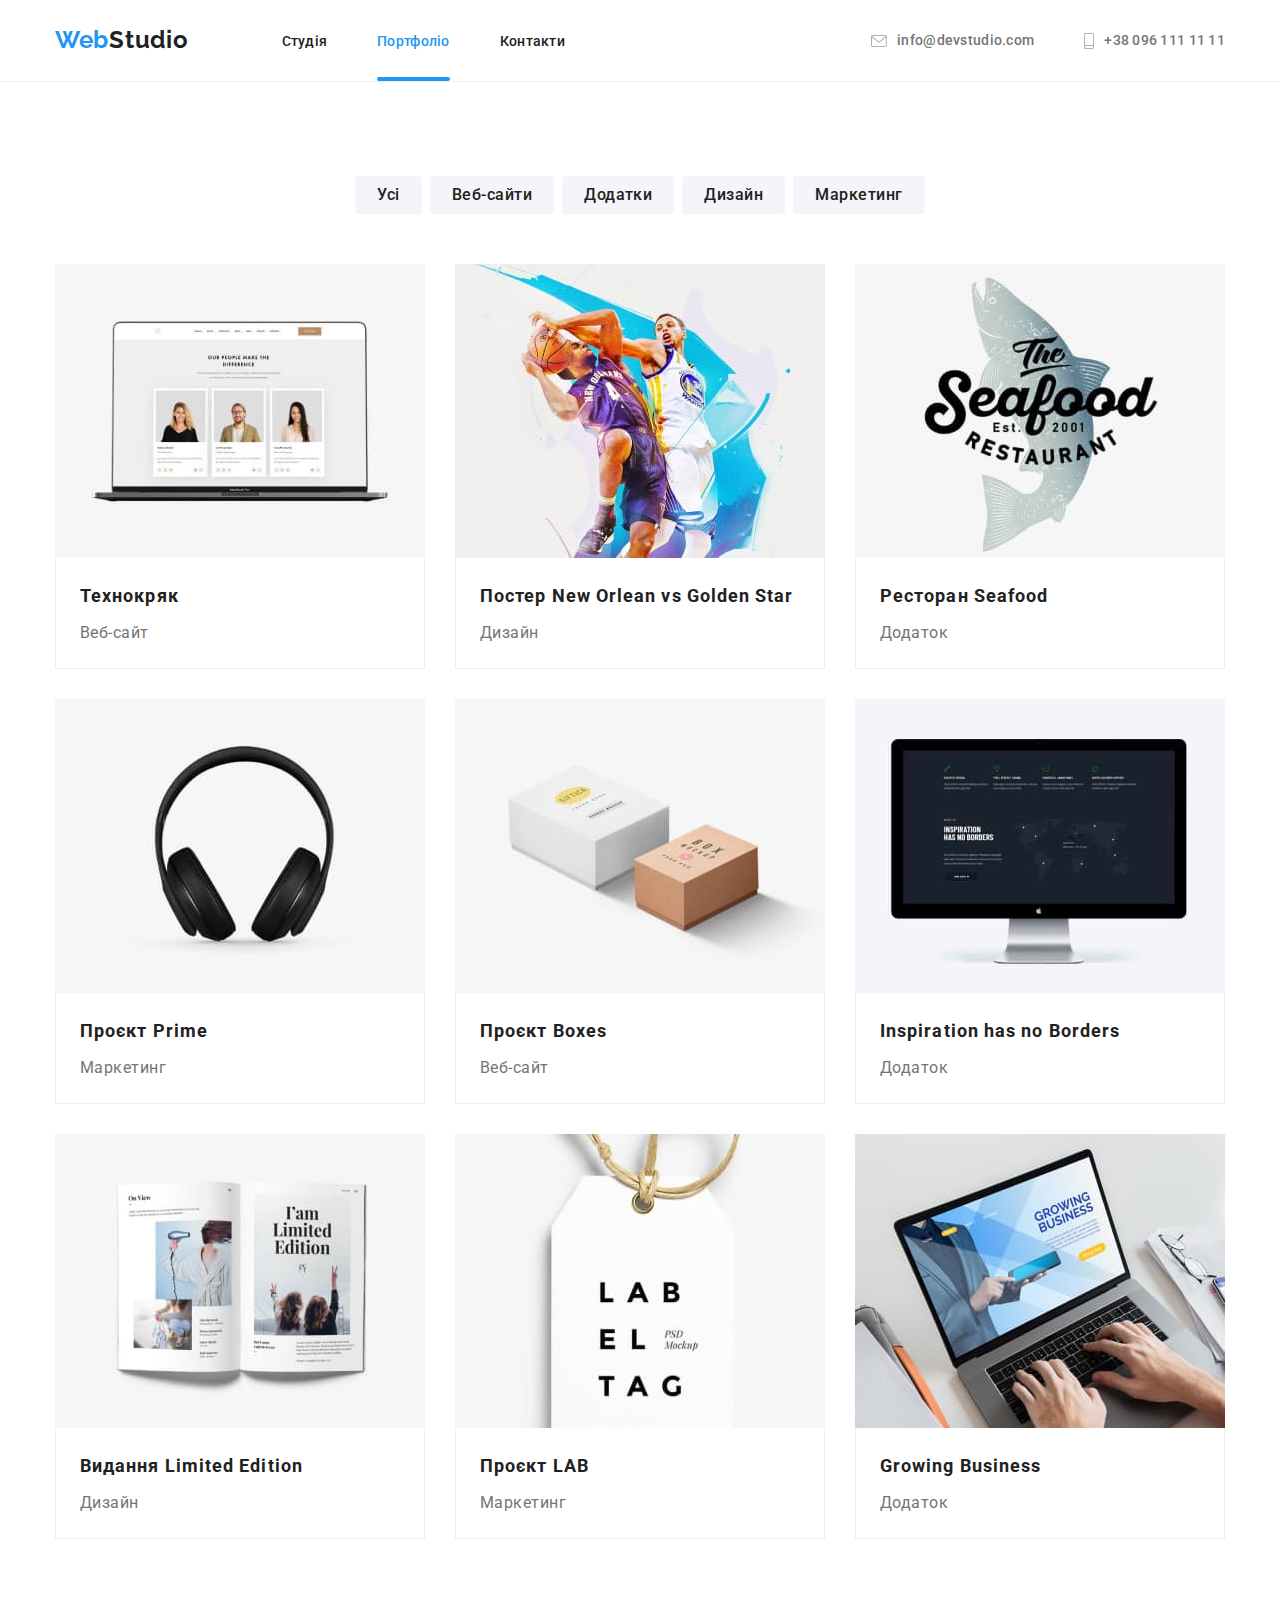
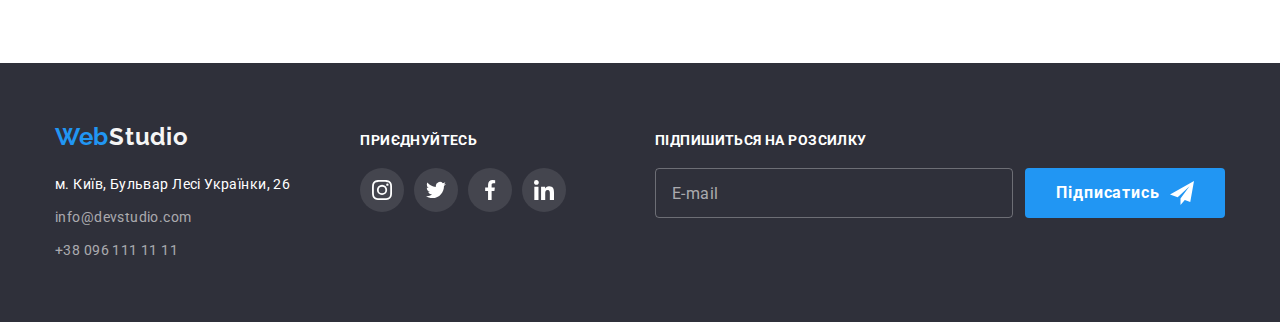
<file: portfolio.html>
<!DOCTYPE html>
<html lang="en">
<head>
    <meta charset="UTF-8">
    <meta http-equiv="X-UA-Compatible" content="IE=edge">
    <meta name="viewport" content="width=device-width, initial-scale=1.0">
    <link rel="preconnect" href="https://fonts.googleapis.com">
    <link rel="preconnect" href="https://fonts.gstatic.com" crossorigin>
    <link href="https://fonts.googleapis.com/css2?family=Raleway:wght@700&family=Roboto:wght@400;500;700;900&display=swap"
     rel="stylesheet">
    <title>Портфоліо</title>
        <link rel="stylesheet" href="https://cdnjs.cloudflare.com/ajax/libs/modern-normalize/1.1.0/modern-normalize.min.css">
    <link rel="stylesheet" href="./css/main.min.css">

</head>
<body class="page">
    <!-- HEADER -->
    <header class="header">
        <div class="container main-header">
            <nav class="nav-list">
                <a href="" class="logo">
                    <span class="logo-color">Web</span>Studio </a>
                <ul class="site-nav list">
    <li class="site-nav__item"><a href="./index.html" class="site-nav__link">Студія</a></li>
    <li class="site-nav__item"><a href="" class="site-nav__link current">Портфоліо</a></li>
    <li class="site-nav__item"><a href="" class="site-nav__link">Контакти</a></li>
</ul>
</nav>

<ul class="contacts list">

    <li class="contacts__item">
        <a href="mailto:info@devstudio.com" class="contacts__link link"><svg class="phone icon" width="16" height="12">
                <use href="./image/icons.svg#phone"></use>
            </svg>info@devstudio.com</a>
    </li>
    
    <li class="contacts__item">
        <a href="tel:+380961111111" class="contacts__link link"><svg class="phone icon" width="10" height="16">
                <use href="./image/icons.svg#smartphone"></use>
            </svg>+38 096 111 11 11</a>
    </li>
</ul>
</div>
</header>
    
    <main>
        <section class="section portfolio">
                        <div class="container">
    <h1 class="visually-hidden">Наші переваги</h1>
        <ul class="projects list">
        <li class="item"><button class="projects-button button" type="button">Усі</button></li>
        <li class="item"><button class="projects-button button" type="button">Веб-сайти</button></li>
        <li class="item"><button class="projects-button button" type="button">Додатки</button></li>
        <li class="item"><button class="projects-button button" type="button">Дизайн</button></li>
        <li class="item"><button class="projects-button button" type="button">Маркетинг</button></li>
    </ul>

<ul class="project-list list">
<li class="item"> 
       <a class="project-item" href="">
        <div class="project-box">
         
            <img src="image/techno.jpg" alt="Технокряк" width="370" height="294">
            <div class="overlay">
            <p class="overlay-text">Ресурс пропонує комплексні пропозиції з різним рівнем функціоналу та сервісів. Все це дозволить відвідувачу отримати
            вичерпні відомості про компанію чи приватну особу.</p>
        </div>
</div>
            <div class="name-project">
    <h2 class="title-project">Технокряк</h2>
    <p class="type-project">Веб-сайт</p>

</div>
</a>

</li>
    <li class="item"> 
        <a class="project-item" href="">
            <div class="project-box">
            <img src="image/orlean.jpg" alt="Постер" width="370" height="294">
            <div class="overlay">
                <p class="overlay-text">Ресурс пропонує комплексні пропозиції з різним рівнем функціоналу та сервісів. Все це
                    дозволить відвідувачу отримати
                    вичерпні відомості про компанію чи приватну особу.</p>
            </div>
            </div>
    <div class="name-project">
    <h2 class="title-project">Постер New Orlean vs Golden Star</h2>
    <p class="type-project">Дизайн</p>

</div>
</a></li>
    <li class="item"> 
        <a class="project-item" href="">
            <div class="project-box">
            <img src="image/seafood.jpg" alt="Ресторан" width="370" height="294">
            <div class="overlay">
                <p class="overlay-text">Ресурс пропонує комплексні пропозиції з різним рівнем функціоналу та сервісів. Все це
                    дозволить відвідувачу отримати
                    вичерпні відомості про компанію чи приватну особу.</p>
            </div></div>
    <div class="name-project">
    <h2 class="title-project">Ресторан Seafood</h2>
    <p class="type-project">Додаток</p></div>
</a></li>
    <li class="item"> <a class="project-item" href="">
        <div class="project-box">
        <img src="image/prime.jpg" alt="Проєкт 1" width="370" height="294">
        <div class="overlay">
            <p class="overlay-text">Ресурс пропонує комплексні пропозиції з різним рівнем функціоналу та сервісів. Все це
                дозволить відвідувачу отримати
                вичерпні відомості про компанію чи приватну особу.</p>
        </div></div>
    <div class="name-project">
    <h2 class="title-project">Проєкт Prime</h2>
    <p class="type-project">Маркетинг</p></div>
</a></li>
    <li class="item"> <a class="project-item" href="">
        <div class="project-box">
        <img src="image/boxes.jpg" alt="Проєкт 2" width="370" height="294">
        <div class="overlay">
            <p class="overlay-text">Ресурс пропонує комплексні пропозиції з різним рівнем функціоналу та сервісів. Все це
                дозволить відвідувачу отримати
                вичерпні відомості про компанію чи приватну особу.</p>
        </div></div>
    <div class="name-project">
    <h2 class="title-project">Проєкт Boxes</h2>
    <p class="type-project">Веб-сайт</p></div>
</a></li>
    <li class="item"> <a class="project-item" href="">
        <div class="project-box">
        <img src="image/inspiration.jpg" alt="Inspiration has no Borders" width="370" height="294">
    <div class="overlay">
        <p class="overlay-text">Ресурс пропонує комплексні пропозиції з різним рівнем функціоналу та сервісів. Все це
            дозволить відвідувачу отримати
            вичерпні відомості про компанію чи приватну особу.</p>
    </div></div>
        <div class="name-project">
    <h2 class="title-project">Inspiration has no Borders</h2>
    <p class="type-project">Додаток</p></div>
</a></li>
    <li class="item"> <a class="project-item" href="">
        <div class="project-box">
        <img src="image/limited.jpg" alt="Видання" width="370" height="294">
        <div class="overlay">
            <p class="overlay-text">Ресурс пропонує комплексні пропозиції з різним рівнем функціоналу та сервісів. Все це
                дозволить відвідувачу отримати
                вичерпні відомості про компанію чи приватну особу.</p>
        </div></div>
    <div class="name-project">
    <h2 class="title-project">Видання Limited Edition</h2>
    <p class="type-project">Дизайн</p></div>
</a></li>
    <li class="item"> <a class="project-item" href="">
        <div class="project-box">
        <img src="image/lab.jpg" alt="Проєкт 3" width="370" height="294">
        <div class="overlay">
            <p class="overlay-text">Ресурс пропонує комплексні пропозиції з різним рівнем функціоналу та сервісів. Все це
                дозволить відвідувачу отримати
                вичерпні відомості про компанію чи приватну особу.</p>
        </div></div>
    <div class="name-project">
    <h2 class="title-project">Проєкт LAB</h2>
    <p class="type-project">Маркетинг</p></div>
</a></li>
    <li class="item"> <a class="project-item" href="">
        <div class="project-box">
        <img src="image/business.jpg" alt="Growing Business" width="370" height="294">
        <div class="overlay">
            <p class="overlay-text">Ресурс пропонує комплексні пропозиції з різним рівнем функціоналу та сервісів. Все це
                дозволить відвідувачу отримати
                вичерпні відомості про компанію чи приватну особу.</p>
        </div></div>
    <div class="name-project">
    <h2 class="title-project">Growing Business</h2>
    <p class="type-project">Додаток</p></div>
</a></li>
</ul>
</div>
</section>


    </main>
    <footer class="footer">
        <div class="container footer-main">
            <div class="footer-general">
                <div class="logo-address">
                    <a href="" class="logo">
                        <span class="logo-color">Web</span><span class="logo-color-name">Studio</span></a>
                    <address>
    
                        <ul class="footer-contacts list">
                            <li class="item"><a href="https://goo.gl/maps/XcFaBaofBQ11y2KW9" target="_blank"
                                    class="address link" rel="noreferrer noopener nofollow">
                                    м. Київ, Бульвар Лесі Українки, 26</a></li>
                            <li class="item"><a href="mailto:info@devstudio.com" class="link">info@devstudio.com</a></li>
                            <li class="item"><a href="tel:+380961111111" class="link">+38 096 111 11 11</a></li>
                        </ul>
                    </address>
                </div>
                <div class="social-footer">
                    <p class="footer-title">Приєднуйтесь</p>
                    <ul class="social-icons list">
                        <li>
                            <a href="" class="social-link">
                                <svg class="icon" width="20" height="20">
                                    <use href="./image/icons.svg#instagram"></use>
                                </svg>
                            </a>
                        </li>
                        <li>
                            <a href="" class="social-link">
                                <svg class="icon" width="20" height="20">
                                    <use href="./image/icons.svg#twitter"></use>
                                </svg>
                            </a>
                        </li>
                        <li><a href="" class="social-link">
                                <svg class="icon" width="20" height="20">
                                    <use href="./image/icons.svg#facebook"></use>
                                </svg>
                            </a>
                        </li>
                        <li>
                            <a href="" class="social-link">
                                <svg class="icon" width="20" height="20">
                                    <use href="./image/icons.svg#linkedin"></use>
                                </svg>
                            </a>
                        </li>
                    </ul>
                </div>
                <form class="subscribe">
                    <p class="footer-title">Підпишиться на розсилку</p>
                    <div class="form-field-footer">
                        <input type="mail" name="mail" id="mail" placeholder="E-mail" class="mail-holder" />
    
                        <button class="subscribe-button" type="submit">Підписатись
                            <svg class="submit-icon" height="24" width="24">
                                <use href="./image/icons.svg#icon-send"></use>
                            </svg>
                        </button>
                    </div>
            </div>
        </div>
        </form>
    </footer>
</body>
</html>
</file>
<file: css/main.min.css>
.visually-hidden{position:absolute;white-space:nowrap;width:1px;height:1px;overflow:hidden;border:0;padding:0;clip:rect(0 0 0 0);-webkit-clip-path:inset(50%);clip-path:inset(50%);margin:-1px}.page{color:#212121;font-family:Roboto,sans-serif}.link,.logo,.project-item{text-decoration:none}.list{padding:0;margin:0;list-style:none}.icon{fill:#afb1b8}h1,h2,h3,h4,h5,ul,p{padding:0;margin:0}img{display:block;width:100%;height:auto}.container{max-width:480px;margin:0 auto;padding-left:15px;padding-right:15px}@media screen and (min-width: 768px){.container{max-width:768px}}@media screen and (min-width: 1200px){.container{max-width:1200px}}.section{padding-top:94px;padding-bottom:94px}@media screen and (max-width: 1199px){.section{padding-top:30px;padding-bottom:30px}}@media screen and (min-width: 768px){.our-work,.our-team{display:-webkit-box;display:-ms-flexbox;display:flex}}.container{max-width:480px;margin:0 auto;padding-left:15px;padding-right:15px}@media screen and (min-width: 768px){.container{max-width:768px}}@media screen and (min-width: 1200px){.container{max-width:1200px}}.section{padding-bottom:60px}@media screen and (min-width: 1200px){.benefits{padding-bottom:94px}}.button{color:#212121;background-color:#fff;font-size:16px;font-family:inherit;cursor:pointer;text-decoration:none;text-align:center}.button.hero-button{padding:10px 32px;font-weight:700;line-height:1.875;-webkit-box-align:center;-ms-flex-align:center;align-items:center;letter-spacing:.06em;color:#f5f5f5;background-color:#2196f3;-webkit-box-shadow:0px 4px 4px rgba(0,0,0,.15);box-shadow:0px 4px 4px rgba(0,0,0,.15);border-radius:4px;border:none;-webkit-transition:background-color 250ms cubic-bezier(0.4, 0, 0.2, 1);transition:background-color 250ms cubic-bezier(0.4, 0, 0.2, 1)}.button.hero-button:focus,.button.hero-button:hover{background-color:#2196f3}.button.projects-button{padding:6px 22px;color:#212121;background-color:#f5f4fa;font-weight:500;line-height:1.625;letter-spacing:.03em;border-radius:4px;border:none;-webkit-transition:color 250ms cubic-bezier(0.4, 0, 0.2, 1),background-color 250ms cubic-bezier(0.4, 0, 0.2, 1),-webkit-filter 250ms cubic-bezier(0.4, 0, 0.2, 1);transition:color 250ms cubic-bezier(0.4, 0, 0.2, 1),background-color 250ms cubic-bezier(0.4, 0, 0.2, 1),-webkit-filter 250ms cubic-bezier(0.4, 0, 0.2, 1);transition:color 250ms cubic-bezier(0.4, 0, 0.2, 1),background-color 250ms cubic-bezier(0.4, 0, 0.2, 1),filter 250ms cubic-bezier(0.4, 0, 0.2, 1);transition:color 250ms cubic-bezier(0.4, 0, 0.2, 1),background-color 250ms cubic-bezier(0.4, 0, 0.2, 1),filter 250ms cubic-bezier(0.4, 0, 0.2, 1),-webkit-filter 250ms cubic-bezier(0.4, 0, 0.2, 1)}.button.projects-button:focus,.button.projects-button:hover{background-color:#2196f3;color:#f5f5f5;-webkit-filter:drop-shadow(0px 4px 4px rgba(0, 0, 0, 0.25));filter:drop-shadow(0px 4px 4px rgba(0, 0, 0, 0.25))}.feedback{padding:10px 52px;font-weight:700;line-height:1.875;letter-spacing:.06em;-webkit-box-align:center;-ms-flex-align:center;align-items:center;text-align:center;letter-spacing:.06em;margin:auto;color:#f5f5f5;background-color:#2196f3;-webkit-box-shadow:0px 4px 4px rgba(0,0,0,.15);box-shadow:0px 4px 4px rgba(0,0,0,.15);border-radius:4px;border:none;cursor:pointer;-webkit-transition:background-color 250ms cubic-bezier(0.4, 0, 0.2, 1),-webkit-filter 250ms cubic-bezier(0.4, 0, 0.2, 1);transition:background-color 250ms cubic-bezier(0.4, 0, 0.2, 1),-webkit-filter 250ms cubic-bezier(0.4, 0, 0.2, 1);transition:background-color 250ms cubic-bezier(0.4, 0, 0.2, 1),filter 250ms cubic-bezier(0.4, 0, 0.2, 1);transition:background-color 250ms cubic-bezier(0.4, 0, 0.2, 1),filter 250ms cubic-bezier(0.4, 0, 0.2, 1),-webkit-filter 250ms cubic-bezier(0.4, 0, 0.2, 1)}.feedback:focus,.feedback:hover{background-color:#2196f3}.button.subscribe-button{padding:10px 52px;font-weight:700;line-height:1.875;-webkit-box-align:center;-ms-flex-align:center;align-items:center;letter-spacing:.06em;align-items:center;text-align:center;letter-spacing:.06em;color:#f5f5f5;background-color:#2196f3;-webkit-box-shadow:0px 4px 4px rgba(0,0,0,.15);box-shadow:0px 4px 4px rgba(0,0,0,.15);border-radius:4px;border:none;-webkit-transition:color 250ms cubic-bezier(0.4, 0, 0.2, 1),background-color 250ms cubic-bezier(0.4, 0, 0.2, 1);transition:color 250ms cubic-bezier(0.4, 0, 0.2, 1),background-color 250ms cubic-bezier(0.4, 0, 0.2, 1)}.button.subscribe-button:focus,.button.subscribe-button:hover{background-color:#2196f3;color:#f5f5f5;-webkit-filter:drop-shadow(0px 4px 4px rgba(0, 0, 0, 0.25));filter:drop-shadow(0px 4px 4px rgba(0, 0, 0, 0.25))}.backdrop{position:fixed;left:0px;top:0px;min-width:100%;min-height:100%;z-index:20;background-color:rgba(0,0,0,.2);opacity:1;-webkit-transition:opacity 250ms cubic-bezier(0.4, 0, 0.2, 1);transition:opacity 250ms cubic-bezier(0.4, 0, 0.2, 1)}.backdrop.is-hidden{opacity:0;pointer-events:none}.backdrop .is-hidden .modal{-webkit-transform:translate(-50%, -50%) scale(1.1);transform:translate(-50%, -50%) scale(1.1)}.modal{position:absolute;top:50%;left:50%;-webkit-transform:translate(-50%, -50%);transform:translate(-50%, -50%);padding:40px;width:528px;-webkit-box-shadow:0px 1px 3px rgba(0,0,0,.12),0px 1px 1px rgba(0,0,0,.14),0px 2px 1px rgba(0,0,0,.2);box-shadow:0px 1px 3px rgba(0,0,0,.12),0px 1px 1px rgba(0,0,0,.14),0px 2px 1px rgba(0,0,0,.2);border-radius:4px;background-color:#fff;-webkit-transform:translate(-50%, -50%) scale(1);transform:translate(-50%, -50%) scale(1);-webkit-transition:-webkit-transform 250ms cubic-bezier(0.4, 0, 0.2, 1);transition:-webkit-transform 250ms cubic-bezier(0.4, 0, 0.2, 1);transition:transform 250ms cubic-bezier(0.4, 0, 0.2, 1);transition:transform 250ms cubic-bezier(0.4, 0, 0.2, 1), -webkit-transform 250ms cubic-bezier(0.4, 0, 0.2, 1)}@media screen and (max-width: 480px),(max-height: 609px){.modal{top:30px;-webkit-transform:translate(-50%) scale(100%);transform:translate(-50%) scale(100%)}}@media screen and (min-width: 480px){.modal{width:450px;min-height:0px}}@media screen and (min-width: 1200px){.modal{width:528px}}.modal-icon-close{fill:#000;-webkit-transition:fill 250ms cubic-bezier(0.4, 0, 0.2, 1);transition:fill 250ms cubic-bezier(0.4, 0, 0.2, 1)}.modal-icon{position:absolute;top:8px;right:8px;width:30px;height:30px;display:-webkit-box;display:-ms-flexbox;display:flex;-webkit-box-pack:center;-ms-flex-pack:center;justify-content:center;-webkit-box-align:center;-ms-flex-align:center;align-items:center;border:1px solid rgba(0,0,0,.1);border-radius:50%;background:rgba(0,0,0,0);cursor:pointer}.modal-icon:hover .modal-icon-close,.modal-icon:focus .modal-icon-close{fill:#2196f3;cursor:pointer}.title{font-weight:700;font-size:14px;line-height:1.1428571429;letter-spacing:.03em;text-transform:uppercase}.section-title{margin-top:0;margin-bottom:30px;font-weight:700;font-size:28px;line-height:1.1785714286;text-align:center;letter-spacing:.03em}.footer-title{margin-bottom:20px;font-weight:700;font-size:14px;line-height:1.1428571429;letter-spacing:.03em;text-transform:uppercase;color:#fff}@media screen and (max-width: 1199px){.footer-title{text-align:center}}.form{display:-webkit-box;display:-ms-flexbox;display:flex;-webkit-box-orient:vertical;-webkit-box-direction:normal;-ms-flex-direction:column;flex-direction:column;width:100%}.form__title{font-weight:700;font-size:20px;line-height:1.15;letter-spacing:.03em;color:#212121;-webkit-box-pack:center;-ms-flex-pack:center;justify-content:center;margin-bottom:12px}.icon-wrapper{margin-bottom:10px;position:relative;display:-webkit-box;display:-ms-flexbox;display:flex;-webkit-box-orient:vertical;-webkit-box-direction:normal;-ms-flex-direction:column;flex-direction:column}.form label{margin:0;padding:0;font-size:12px;line-height:1.1666666667;letter-spacing:.01em;text-align:left;color:#757575;margin-bottom:4px}.form input{border:1px solid rgba(33,33,33,.2);border-radius:4px;height:40px;color:#212121;outline:0;-webkit-transition:border-color 250ms cubic-bezier(0.4, 0, 0.2, 1);transition:border-color 250ms cubic-bezier(0.4, 0, 0.2, 1)}.form textarea{border:1px solid rgba(33,33,33,.2);border-radius:4px;width:100%;height:120px;resize:none;outline:0;padding:12px 16px;margin-bottom:20px;-webkit-transition:border-color 250ms cubic-bezier(0.4, 0, 0.2, 1);transition:border-color 250ms cubic-bezier(0.4, 0, 0.2, 1)}.icon-form{position:absolute;top:0;left:12px;-webkit-transform:translateY(50%);transform:translateY(50%);fill:#212121;-webkit-transition:fill 250ms cubic-bezier(0.4, 0, 0.2, 1);transition:fill 250ms cubic-bezier(0.4, 0, 0.2, 1)}.input-icon{padding-left:42px}.input-icon:hover,.input-icon:focus{border-color:#2196f3}.input-icon:hover+.icon-form,.input-icon:focus+.icon-form{fill:#2196f3}.comment:hover,.comment:focus{border-color:#2196f3}.form textarea:-moz-placeholder-shown{padding:12px 16px}.form textarea:-ms-input-placeholder{padding:12px 16px}.form textarea:placeholder-shown{padding:12px 16px}.form textarea::-webkit-input-placeholder{font-size:12px;line-height:1.16;letter-spacing:.01em;color:rgba(117,117,117,.5)}.form textarea::-moz-placeholder{font-size:12px;line-height:1.16;letter-spacing:.01em;color:rgba(117,117,117,.5)}.form textarea:-ms-input-placeholder{font-size:12px;line-height:1.16;letter-spacing:.01em;color:rgba(117,117,117,.5)}.form textarea::-ms-input-placeholder{font-size:12px;line-height:1.16;letter-spacing:.01em;color:rgba(117,117,117,.5)}.form textarea::placeholder{font-size:12px;line-height:1.16;letter-spacing:.01em;color:rgba(117,117,117,.5)}.form-field{display:-webkit-box;display:-ms-flexbox;display:flex;margin-bottom:30px;-webkit-box-pack:center;-ms-flex-pack:center;justify-content:center}.contract{position:relative;padding:0;display:-webkit-inline-box;display:-ms-inline-flexbox;display:inline-flex;-webkit-box-align:center;-ms-flex-align:center;align-items:center;margin-bottom:30px}.contract span{padding:0;font-size:12px;line-height:1.7142857143;letter-spacing:.03em;color:#757575;text-align:center;margin:auto}@media screen and (min-width: 1200px){.contract span{font-size:14px}}.checkbox{display:block;margin:0;margin-right:7px;width:16px;height:15px}.contract-icon-mark{width:16px;height:15px;margin-right:7px;border:2px solid #212121;border-radius:2px;fill:rgba(0,0,0,0);-webkit-transition:fill 250ms cubic-bezier(0.4, 0, 0.2, 1),border 250ms cubic-bezier(0.4, 0, 0.2, 1);transition:fill 250ms cubic-bezier(0.4, 0, 0.2, 1),border 250ms cubic-bezier(0.4, 0, 0.2, 1)}.checkbox:checked+.contract-icon-mark{border:none;background-color:#2196f3;fill:#f5f5f5;-webkit-transition:background-color 250ms cubic-bezier(0.4, 0, 0.2, 1);transition:background-color 250ms cubic-bezier(0.4, 0, 0.2, 1)}.contract-file{color:#2196f3;text-decoration:underline}.menu{display:-webkit-box;display:-ms-flexbox;display:flex;padding:0;margin:0;list-style:none}@media(max-width: 767px){.menu{display:none}}.menu .link{padding:10px;color:inherit;text-decoration:none}.menu .link:hover,.menu .link:focus{text-decoration:underline}.menu-toggle{min-height:40px;min-width:40px;display:-webkit-box;display:-ms-flexbox;display:flex;-webkit-box-align:center;-ms-flex-align:center;align-items:center;-webkit-box-pack:center;-ms-flex-pack:center;justify-content:center;margin-left:auto;padding:0;background-color:rgba(0,0,0,0);color:#fff;cursor:pointer;border:none;border-radius:50%;outline:none}@media(min-width: 768px){.menu-toggle{display:none}}.menu-toggle:hover,.menu-toggle:focus{background-color:#2196f3}.menu-container{position:fixed;top:0;left:0;display:-webkit-box;display:-ms-flexbox;display:flex;-webkit-box-orient:vertical;-webkit-box-direction:normal;-ms-flex-direction:column;flex-direction:column;width:100vw;height:100vh;padding:48px 40px;overflow:scroll;background-color:#fff;z-index:999;-webkit-transform:translateX(100%);transform:translateX(100%);-webkit-transition:-webkit-transform 250ms ease-in-out;transition:-webkit-transform 250ms ease-in-out;transition:transform 250ms ease-in-out;transition:transform 250ms ease-in-out, -webkit-transform 250ms ease-in-out}.menu-container.is-open{-webkit-transform:translateX(0);transform:translateX(0)}.menu-container .menu-toggle{position:absolute;top:16px;right:16px;color:#fff}.mobile-menu{padding:0;margin:0;list-style:none;margin-bottom:auto}.mobile-menu .link{display:block;margin:10px;color:#212121;text-decoration:none;font-weight:500;font-size:40px;line-height:1.175;letter-spacing:.02em}.mobile-menu-link.current{color:#2196f3}.mobile-socials{display:-webkit-box;display:-ms-flexbox;display:flex;-ms-flex-pack:distribute;justify-content:space-around;font-weight:500;font-size:18px;line-height:1.2222222222;letter-spacing:.02em}.mobile-socials-link{font-weight:500;font-size:18px;line-height:1.2222222222;letter-spacing:.02em;color:#2196f3}.mobile-social-item:not(:last-child){padding-right:15px;border-right:1px solid rgba(33,33,33,.2)}.mobile-social-item:not(:first-child){padding-left:10px}.mobile-contacts-tel{display:block;font-weight:500;font-size:34px;line-height:1.18;letter-spacing:.02em;color:#2196f3;margin-bottom:32px}.mobile-contacts-mail{display:block;font-weight:500;font-size:24px;line-height:1.17;letter-spacing:.02em;color:#757575;margin-bottom:64px}.header{background-color:#fff;border-bottom:1px solid #ececec}.main-header{display:-webkit-box;display:-ms-flexbox;display:flex}@media screen and (max-width: 480px){.main-header{padding-top:16px;padding-bottom:16px}}.nav-list{display:-webkit-box;display:-ms-flexbox;display:flex;-webkit-box-align:center;-ms-flex-align:center;align-items:center}.site-nav{display:none}@media screen and (min-width: 768px){.site-nav{display:-webkit-box;display:-ms-flexbox;display:flex}.site-nav .site-nav__item:not(:last-child){margin-right:50px}}.site-nav .site-nav__link{position:relative;padding-top:32px;padding-bottom:32px;display:block;color:#212121;font-weight:500;font-size:14px;line-height:1.1428571429;letter-spacing:.02em;-webkit-transition:color 250ms cubic-bezier(0.4, 0, 0.2, 1);transition:color 250ms cubic-bezier(0.4, 0, 0.2, 1);text-decoration:none}.site-nav .site-nav__link:hover,.site-nav .site-nav__link:focus{color:#2196f3}.site-nav .site-nav__link::after{position:absolute;left:0;bottom:0;content:"";display:block;width:100%;height:4px;background-color:#2196f3;border-radius:2px;opacity:0;-webkit-transition:opacity 250ms cubic-bezier(0.4, 0, 0.2, 1);transition:opacity 250ms cubic-bezier(0.4, 0, 0.2, 1)}.site-nav .current::after{opacity:1}.site-nav__link.current{color:#2196f3}.contacts{display:none}@media screen and (min-width: 1200px){.contacts{display:-webkit-box;display:-ms-flexbox;display:flex;margin-left:auto}.contacts .contacts__item+.contacts__item{margin-left:50px}}@media screen and (min-width: 768px)and (max-width: 1199px){.contacts{display:block;margin-left:auto}}@media screen and (min-width: 768px)and (max-width: 1199px){.contacts__item:not(:last-child){margin-bottom:10px}.contacts__item:first-child{margin-top:21px}}.contacts__link{display:block;color:#757575;font-weight:500;font-size:14px;line-height:1.1428571429;letter-spacing:.02em;-webkit-transition:color 250ms cubic-bezier(0.4, 0, 0.2, 1);transition:color 250ms cubic-bezier(0.4, 0, 0.2, 1)}@media screen and (min-width: 1200px){.contacts__link{padding-top:32px;padding-bottom:32px}}.contacts__link:hover,.contacts__link:focus{color:#2196f3}.logo{display:block;margin-right:93px;color:#212121;font-family:Raleway;font-style:normal;font-weight:700;font-size:24px;line-height:1.1923076923;letter-spacing:.03em}@media screen and (max-width: 1200px){.logo{font-size:26px}}.logo-color{color:#2196f3}.logo-color-name{color:#f5f5f5}.phone{margin-right:10px;vertical-align:middle}.contacts__link:hover .phone{fill:#2196f3}.benefits{padding-top:60px}@media screen and (min-width: 1200px){.benefits{padding-top:94px}}.benefits-list .title{margin-bottom:10px}@media screen and (max-width: 767px){.benefits-list .title{text-align:center}}@media screen and (min-width: 768px){.benefits-list{display:-webkit-box;display:-ms-flexbox;display:flex;-ms-flex-wrap:wrap;flex-wrap:wrap}}@media screen and (min-width: 768px)and (max-width: 1199px){.benefits-list{margin-top:-30px}}@media screen and (min-width: 1200px){.benefits-list{-ms-flex-wrap:nowrap;flex-wrap:nowrap}}@media screen and (max-width: 767px){.benefits-list__item:not(:first-child){margin-top:30px}}@media screen and (min-width: 768px)and (max-width: 1199px){.benefits-list__item{-ms-flex-preferred-size:calc((100% - 30px)/2);flex-basis:calc((100% - 30px)/2);margin-top:30px}.benefits-list__item:nth-child(even){margin-left:30px}}@media screen and (min-width: 1200px){.benefits-list__item{-ms-flex-preferred-size:calc((100% - 90px)/4);flex-basis:calc((100% - 90px)/4)}.benefits-list__item:not(:first-child){margin-left:30px}}.benefits-list.icon{display:block;margin-left:auto;margin-right:auto}.benefits-description{color:#757575;font-weight:400;font-size:14px;line-height:1.7142857143;letter-spacing:.03em}.benefits-list .icon{fill:#212121}.svg-icon{margin-bottom:30px;width:100%;height:120px;-webkit-box-pack:center;-ms-flex-pack:center;justify-content:center;display:-webkit-box;display:-ms-flexbox;display:flex;-webkit-box-align:center;-ms-flex-align:center;align-items:center;background:#f5f4fa;border-radius:4px}.our-clients{display:-webkit-box;display:-ms-flexbox;display:flex;-ms-flex-wrap:wrap;flex-wrap:wrap;gap:30px}@media screen and (min-width: 1200px){.section-title{font-size:36px;margin-bottom:50px}}@media screen and (min-width: 1200px){.our-clients{-ms-flex-wrap:nowrap;flex-wrap:nowrap}}.clients-list:hover .icon,.clients-list:focus .icon{fill:#2196f3}.clients-list{-ms-flex-preferred-size:calc((100% - 30px)/2);flex-basis:calc((100% - 30px)/2)}@media screen and (max-width: 767px){.clients-list:nth-child(2n){margin-right:0px}}@media screen and (min-width: 768px)and (max-width: 1199px){.clients-list{-ms-flex-preferred-size:calc((100% - 90px)/3);flex-basis:calc((100% - 90px)/3)}.clients-list:nth-child(3n){margin-right:0px}}@media screen and (min-width: 1200px){.clients-list{-ms-flex-preferred-size:calc((100% - 150px)/6);flex-basis:calc((100% - 150px)/6);-webkit-transition:fill 250ms cubic-bezier(0.4, 0, 0.2, 1);transition:fill 250ms cubic-bezier(0.4, 0, 0.2, 1)}.clients-list .icon{-webkit-transition:fill 250ms cubic-bezier(0.4, 0, 0.2, 1);transition:fill 250ms cubic-bezier(0.4, 0, 0.2, 1)}}.clients-link{display:-webkit-box;display:-ms-flexbox;display:flex;-webkit-box-pack:center;-ms-flex-pack:center;justify-content:center;-webkit-box-align:center;-ms-flex-align:center;align-items:center;width:210px;height:92px;border:1px solid #afb1b8;border-radius:4px}@media screen and (min-width: 768px){.clients-link{width:226px}}@media screen and (min-width: 1200px){.clients-link{width:170px}}.clients-link{-webkit-transition:border 250ms cubic-bezier(0.4, 0, 0.2, 1);transition:border 250ms cubic-bezier(0.4, 0, 0.2, 1)}.clients-link:hover,.clients-link:focus{border:1px solid #2196f3}address{font-style:normal}.footer{padding-top:60px;padding-bottom:60px;background-color:#2f303a}.footer-main .logo{margin-bottom:20px}@media screen and (min-width: 1200px){.footer-general{display:-webkit-box;display:-ms-flexbox;display:flex;-webkit-box-align:baseline;-ms-flex-align:baseline;align-items:baseline}}@media screen and (max-width: 1199px){.logo-address{text-align:center}.logo-address .logo{margin-right:auto}}@media screen and (min-width: 768px)and (max-width: 1199px){.social-footer{margin-left:165px}}@media screen and (min-width: 480px)and (max-width: 767px){.social-footer{margin-top:60px;margin-bottom:60px}}.social-footer .social-link{fill:#fff;background-color:rgba(255,255,255,.1)}.social-footer .social-link .icon{fill:#fff}.social-footer .social-icons{margin:0}@media screen and (min-width: 1200px){.social-footer{padding-top:0px;padding-bottom:0px;margin-left:70px}}.footer-contacts .link{color:rgba(255,255,255,.6);font-weight:400;font-size:14px;line-height:1.7142857143;letter-spacing:.03em;-webkit-transition:color 250ms cubic-bezier(0.4, 0, 0.2, 1);transition:color 250ms cubic-bezier(0.4, 0, 0.2, 1)}.footer-contacts .address{color:#fff}.footer-contacts .link:hover,.footer-contacts .link:focus{color:#2196f3}.footer-contacts .item:not(:last-child){margin-bottom:9px}.subscribe{margin-left:auto}@media screen and (min-width: 1200px){.form-field-footer{display:-webkit-box;display:-ms-flexbox;display:flex;-webkit-box-align:end;-ms-flex-align:end;align-items:flex-end}}.form-field-footer input{width:100%;height:50px;background-color:inherit;border:1px solid rgba(255,255,255,.3);border-radius:4px;padding-left:16px;outline:0;-webkit-transition:border-color 250ms cubic-bezier(0.4, 0, 0.2, 1);transition:border-color 250ms cubic-bezier(0.4, 0, 0.2, 1)}@media screen and (min-width: 768px)and (max-width: 1199px){.form-field-footer input{width:450px;margin-left:159px}}@media screen and (min-width: 1200px){.form-field-footer input{width:358px}}.form-field-footer input::-webkit-input-placeholder{font-size:16px;line-height:1.25;-webkit-box-align:center;align-items:center;letter-spacing:.03em;color:rgba(255,255,255,.6)}.form-field-footer input::-moz-placeholder{font-size:16px;line-height:1.25;align-items:center;letter-spacing:.03em;color:rgba(255,255,255,.6)}.form-field-footer input:-ms-input-placeholder{font-size:16px;line-height:1.25;-ms-flex-align:center;align-items:center;letter-spacing:.03em;color:rgba(255,255,255,.6)}.form-field-footer input::-ms-input-placeholder{font-size:16px;line-height:1.25;-ms-flex-align:center;align-items:center;letter-spacing:.03em;color:rgba(255,255,255,.6)}.form-field-footer input::placeholder{font-size:16px;line-height:1.25;-webkit-box-align:center;-ms-flex-align:center;align-items:center;letter-spacing:.03em;color:rgba(255,255,255,.6)}.mail-holder{color:#fff}.mail-holder:hover,.mail-holder:focus{border-color:#2196f3}.subscribe-button{background-color:#2196f3;font-weight:700;font-size:16px;line-height:1.875;display:-webkit-box;display:-ms-flexbox;display:flex;-webkit-box-pack:center;-ms-flex-pack:center;justify-content:center;-webkit-box-align:center;-ms-flex-align:center;align-items:center;text-align:center;letter-spacing:.06em;color:#fff;-webkit-box-shadow:0;box-shadow:0;border-radius:4px;width:200px;height:50px;margin-left:12px;border-color:rgba(0,0,0,0);-webkit-transition:background-color 250ms cubic-bezier(0.4, 0, 0.2, 1),-webkit-box-shadow 250ms cubic-bezier(0.4, 0, 0.2, 1);transition:background-color 250ms cubic-bezier(0.4, 0, 0.2, 1),-webkit-box-shadow 250ms cubic-bezier(0.4, 0, 0.2, 1);transition:box-shadow 250ms cubic-bezier(0.4, 0, 0.2, 1),background-color 250ms cubic-bezier(0.4, 0, 0.2, 1);transition:box-shadow 250ms cubic-bezier(0.4, 0, 0.2, 1),background-color 250ms cubic-bezier(0.4, 0, 0.2, 1),-webkit-box-shadow 250ms cubic-bezier(0.4, 0, 0.2, 1)}@media screen and (max-width: 1199px){.subscribe-button{margin-left:auto;margin-right:auto;margin-top:20px}}.subscribe-button:hover,.subscribe-button:focus{-webkit-box-shadow:0px 4px 4px rgba(0,0,0,.15);box-shadow:0px 4px 4px rgba(0,0,0,.15);background-color:#2196f3;cursor:pointer}.submit-icon{fill:#fff;margin-left:10px}@media screen and (min-width: 768px){.tablet-footer{display:-webkit-box;display:-ms-flexbox;display:flex;-webkit-box-align:baseline;-ms-flex-align:baseline;align-items:baseline;margin-bottom:60px}}@media screen and (min-width: 768px)and (max-width: 1199px){.tablet-footer{-webkit-box-pack:center;-ms-flex-pack:center;justify-content:center}}.hero{margin-right:auto;margin-left:auto;padding-top:118px;padding-bottom:118px;text-align:center;outline:1px solid #000;background-image:-webkit-gradient(linear, left top, right top, from(rgba(47, 48, 58, 0.4)), to(rgba(47, 48, 58, 0.4))),url("../image/hero@1x.jpg");background-image:linear-gradient(to right, rgba(47, 48, 58, 0.4), rgba(47, 48, 58, 0.4)),url("../image/hero@1x.jpg");background-repeat:no-repeat;background-position:center;background-size:cover}@media(min-device-pixel-ratio: 2),(-webkit-min-device-pixel-ratio: 2),(min-resolution: 192dpi),(min-resolution: 2dppx){.hero{background-image:-webkit-gradient(linear, left top, right top, from(rgba(47, 48, 58, 0.4)), to(rgba(47, 48, 58, 0.4))),url(../image/heromobile@2x.jpg);background-image:linear-gradient(to right, rgba(47, 48, 58, 0.4), rgba(47, 48, 58, 0.4)),url(../image/heromobile@2x.jpg)}}@media screen and (min-width: 768px){.hero{background-size:768px;background-image:-webkit-gradient(linear, left top, right top, from(rgba(47, 48, 58, 0.4)), to(rgba(47, 48, 58, 0.4))),url(../image/herotablet@1x.jpg);background-image:linear-gradient(to right, rgba(47, 48, 58, 0.4), rgba(47, 48, 58, 0.4)),url(../image/herotablet@1x.jpg)}}@media screen and (min-width: 768px)and (min-device-pixel-ratio: 2),screen and (min-width: 768px)and (-webkit-min-device-pixel-ratio: 2),screen and (min-width: 768px)and (min-resolution: 192dpi),screen and (min-width: 768px)and (min-resolution: 2dppx){.hero{background-image:-webkit-gradient(linear, left top, right top, from(rgba(47, 48, 58, 0.4)), to(rgba(47, 48, 58, 0.4))),url(../image/herotablet@2x.jpg);background-image:linear-gradient(to right, rgba(47, 48, 58, 0.4), rgba(47, 48, 58, 0.4)),url(../image/herotablet@2x.jpg)}}@media screen and (min-width: 1200px){.hero{min-height:600px;padding-top:200px;padding-bottom:200px;background-size:1600px;background-image:-webkit-gradient(linear, left top, right top, from(rgba(47, 48, 58, 0.4)), to(rgba(47, 48, 58, 0.4))),url(../image/hero@1x.jpg);background-image:linear-gradient(to right, rgba(47, 48, 58, 0.4), rgba(47, 48, 58, 0.4)),url(../image/hero@1x.jpg)}}@media screen and (min-width: 1200px)and (min-device-pixel-ratio: 2),screen and (min-width: 1200px)and (-webkit-min-device-pixel-ratio: 2),screen and (min-width: 1200px)and (min-resolution: 192dpi),screen and (min-width: 1200px)and (min-resolution: 2dppx){.hero{background-image:-webkit-gradient(linear, left top, right top, from(rgba(47, 48, 58, 0.4)), to(rgba(47, 48, 58, 0.4))),url(../image/hero@2x.jpg);background-image:linear-gradient(to right, rgba(47, 48, 58, 0.4), rgba(47, 48, 58, 0.4)),url(../image/hero@2x.jpg)}}.hero__title{margin-left:auto;margin-right:auto;margin-bottom:30px;color:#fff;font-weight:900;font-size:26px;line-height:1.3636363636;letter-spacing:.06em;text-transform:uppercase}@media screen and (max-width: 1199px){.hero__title{width:360px}}@media screen and (min-width: 1200px){.hero__title{font-size:44px;width:696px}}.team{padding-top:60px;background-color:#f5f4fa}@media screen and (min-width: 1200px){.team{padding-top:94px}}.our-team{font-size:16px;line-height:1.1875;text-align:center;letter-spacing:.03em;margin-top:30px}@media screen and (min-width: 768px){.our-team{display:-webkit-box;display:-ms-flexbox;display:flex}}@media screen and (min-width: 768px)and (max-width: 1199px){.our-team{-ms-flex-wrap:wrap;flex-wrap:wrap;margin-top:0px}}@media screen and (min-width: 1200px){.our-team{margin-top:50px}}.our-team__item{background-color:#fff;-webkit-box-shadow:0px 1px 3px rgba(0,0,0,.12),0px 1px 1px rgba(0,0,0,.14),0px 2px 1px rgba(0,0,0,.2);box-shadow:0px 1px 3px rgba(0,0,0,.12),0px 1px 1px rgba(0,0,0,.14),0px 2px 1px rgba(0,0,0,.2);border-radius:0px 0px 4px 4px}@media screen and (max-width: 767px){.our-team__item:not(:first-child){margin-top:30px}.our-team__item>.img{margin-left:auto;margin-right:auto}}@media screen and (min-width: 768px)and (max-width: 1199px){.our-team__item{-ms-flex-preferred-size:calc((100% - 30px)/2);flex-basis:calc((100% - 30px)/2);margin-top:30px}.our-team__item:nth-child(even){margin-left:30px}}@media screen and (min-width: 1200px){.our-team__item{-ms-flex-preferred-size:calc((100% - 90px)/4);flex-basis:calc((100% - 90px)/4)}.our-team__item:not(:first-child){margin-left:30px}}.team-member{font-size:16px;font-weight:500;margin-bottom:10px}.profession{color:#757575;font-weight:400;font-size:16px;margin-bottom:10px}.team-description{padding-top:30px;padding-bottom:30px}.team-img{display:block}.social-icons{margin-bottom:16px;gap:10px;display:-webkit-box;display:-ms-flexbox;display:flex;-webkit-box-pack:center;-ms-flex-pack:center;justify-content:center}.social-icons .icon{fill:#afb1b8}@media screen and (max-width: 1199px){.social-icons{display:-webkit-box;display:-ms-flexbox;display:flex;-webkit-box-pack:center;-ms-flex-pack:center;justify-content:center;-webkit-box-align:center;-ms-flex-align:center;align-items:center;overflow:hidden}}.social-link{width:44px;height:44px;-webkit-box-pack:center;-ms-flex-pack:center;justify-content:center;display:-webkit-box;display:-ms-flexbox;display:flex;-webkit-box-align:center;-ms-flex-align:center;align-items:center;border-radius:50%;color:#afb1b8;-webkit-transition:background-color 250ms cubic-bezier(0.4, 0, 0.2, 1),fill 250ms cubic-bezier(0.4, 0, 0.2, 1);transition:background-color 250ms cubic-bezier(0.4, 0, 0.2, 1),fill 250ms cubic-bezier(0.4, 0, 0.2, 1)}.social-icons .social-link:hover{background-color:#2196f3}.social-icons .social-link:hover .icon{fill:#fff}@media screen and (max-width: 1199px){.our-work__section{display:none}}.our-work{position:relative}.our-work__item{position:relative;width:370px;margin-right:30px}.our-work__item:nth-child(3n){margin-right:0}.work{display:-webkit-box;display:-ms-flexbox;display:flex;-webkit-box-align:center;-ms-flex-align:center;align-items:center;-webkit-box-pack:center;-ms-flex-pack:center;justify-content:center;width:100%;height:70px;position:absolute;bottom:0px;font-weight:700;font-size:14px;line-height:1.1428571429;text-align:center;letter-spacing:.03em;text-transform:uppercase;color:#fff;background:rgba(47,48,58,.8)}.portfolio{padding-top:94px;padding-bottom:94px}.projects{display:-webkit-box;display:-ms-flexbox;display:flex;-webkit-box-pack:center;-ms-flex-pack:center;justify-content:center;margin-bottom:50px}.projects .item:not(:last-child){margin-right:8px}.title-project{color:#212121;font-weight:700;font-size:18px;line-height:2;letter-spacing:.06em}.type-project{color:#757575;font-weight:400;font-size:16px;line-height:1.875;letter-spacing:.03em}.project-list{display:-webkit-box;display:-ms-flexbox;display:flex;-ms-flex-wrap:wrap;flex-wrap:wrap}.project-list .item{margin-right:30px;margin-bottom:30px}.project-list .item:nth-child(3n){margin-right:0}.project-list .title-project{margin-bottom:4px}.name-project{padding:20px 24px;border-right:1px solid #eee;border-bottom:1px solid #eee;border-left:1px solid #eee}.project-item{position:relative;display:block;-webkit-transition:-webkit-box-shadow 250ms cubic-bezier(0.4, 0, 0.2, 1);transition:-webkit-box-shadow 250ms cubic-bezier(0.4, 0, 0.2, 1);transition:box-shadow 250ms cubic-bezier(0.4, 0, 0.2, 1);transition:box-shadow 250ms cubic-bezier(0.4, 0, 0.2, 1), -webkit-box-shadow 250ms cubic-bezier(0.4, 0, 0.2, 1)}.project-item:hover{-webkit-box-shadow:0px 1px 1px rgba(0,0,0,.12),0px 4px 4px rgba(0,0,0,.06),1px 4px 6px rgba(0,0,0,.16);box-shadow:0px 1px 1px rgba(0,0,0,.12),0px 4px 4px rgba(0,0,0,.06),1px 4px 6px rgba(0,0,0,.16)}.project-item:hover .overlay{-webkit-transform:translateY(0);transform:translateY(0);opacity:1}.project-box{position:relative;overflow:hidden}.overlay{position:absolute;top:0;left:0;width:100%;height:100%;background-color:rgba(33,150,243,.9);opacity:0;-webkit-transform:translateY(100%);transform:translateY(100%);-webkit-transition:opacity 250ms cubic-bezier(0.4, 0, 0.2, 1),-webkit-transform 250ms cubic-bezier(0.4, 0, 0.2, 1);transition:opacity 250ms cubic-bezier(0.4, 0, 0.2, 1),-webkit-transform 250ms cubic-bezier(0.4, 0, 0.2, 1);transition:transform 250ms cubic-bezier(0.4, 0, 0.2, 1),opacity 250ms cubic-bezier(0.4, 0, 0.2, 1);transition:transform 250ms cubic-bezier(0.4, 0, 0.2, 1),opacity 250ms cubic-bezier(0.4, 0, 0.2, 1),-webkit-transform 250ms cubic-bezier(0.4, 0, 0.2, 1)}.project-box:hover .overlay{-webkit-transform:translateY(0);transform:translateY(0);opacity:1}.overlay-text{position:absolute;bottom:0;top:0;left:0;right:0;display:-webkit-box;display:-ms-flexbox;display:flex;-webkit-box-align:center;-ms-flex-align:center;align-items:center;-webkit-box-pack:center;-ms-flex-pack:center;justify-content:center;width:314px;padding-left:32px;font-weight:400;font-size:18px;line-height:1.5555555556;letter-spacing:.03em;color:#fff}/*# sourceMappingURL=main.min.css.map */
</file>
